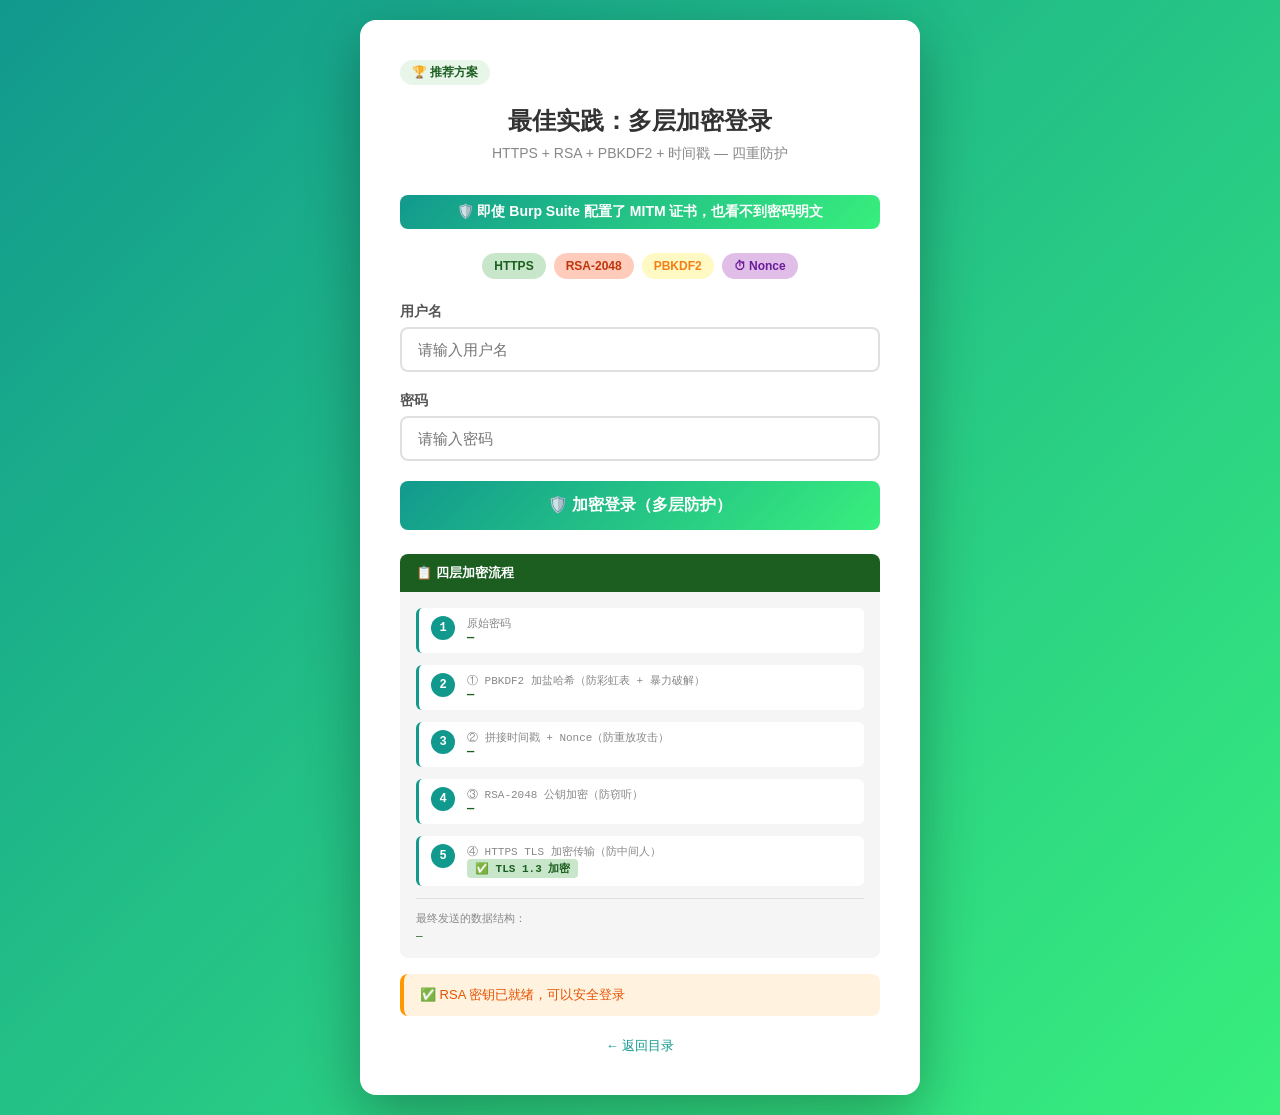
<file: index.html>
<!DOCTYPE html>
<html lang="zh-CN">
<head>
    <meta charset="UTF-8">
    <meta name="viewport" content="width=device-width, initial-scale=1.0">
    <title>综合方案：最佳实践登录</title>
    <style>
        * { box-sizing: border-box; margin: 0; padding: 0; }
        body {
            font-family: -apple-system, BlinkMacSystemFont, 'Segoe UI', Roboto, sans-serif;
            background: linear-gradient(135deg, #11998e 0%, #38ef7d 100%);
            min-height: 100vh;
            display: flex;
            justify-content: center;
            align-items: center;
            padding: 20px;
        }
        .container {
            background: white;
            border-radius: 16px;
            box-shadow: 0 20px 60px rgba(0,0,0,0.3);
            padding: 40px;
            width: 100%;
            max-width: 560px;
        }
        h1 {
            font-size: 24px;
            color: #333;
            margin-bottom: 8px;
            text-align: center;
        }
        .subtitle {
            color: #888;
            font-size: 14px;
            text-align: center;
            margin-bottom: 32px;
        }
        .badge {
            display: inline-block;
            background: #e8f5e9;
            color: #1b5e20;
            padding: 4px 12px;
            border-radius: 20px;
            font-size: 12px;
            font-weight: 600;
            margin-bottom: 20px;
        }
        .best-practice-badge {
            background: linear-gradient(135deg, #11998e, #38ef7d);
            color: white;
            padding: 8px 16px;
            border-radius: 8px;
            font-size: 14px;
            font-weight: 700;
            text-align: center;
            margin-bottom: 24px;
        }
        .form-group {
            margin-bottom: 20px;
        }
        label {
            display: block;
            font-size: 14px;
            font-weight: 600;
            color: #555;
            margin-bottom: 6px;
        }
        input[type="text"],
        input[type="password"] {
            width: 100%;
            padding: 12px 16px;
            border: 2px solid #e0e0e0;
            border-radius: 8px;
            font-size: 15px;
            transition: border-color 0.3s;
        }
        input:focus {
            outline: none;
            border-color: #11998e;
        }
        .btn {
            width: 100%;
            padding: 14px;
            background: linear-gradient(135deg, #11998e, #38ef7d);
            color: white;
            border: none;
            border-radius: 8px;
            font-size: 16px;
            font-weight: 600;
            cursor: pointer;
            transition: transform 0.2s, box-shadow 0.2s;
        }
        .btn:hover {
            transform: translateY(-2px);
            box-shadow: 0 8px 25px rgba(17, 153, 142, 0.4);
        }
        .debug-panel {
            margin-top: 24px;
            border-radius: 8px;
            overflow: hidden;
        }
        .debug-header {
            background: #1b5e20;
            color: white;
            padding: 10px 16px;
            font-size: 13px;
            font-weight: 600;
        }
        .debug-body {
            background: #f5f5f5;
            padding: 16px;
            font-family: 'Courier New', monospace;
            font-size: 12px;
        }
        .step {
            display: flex;
            align-items: flex-start;
            margin-bottom: 12px;
            padding: 8px 12px;
            border-radius: 6px;
            background: white;
            border-left: 3px solid #11998e;
        }
        .step-number {
            background: #11998e;
            color: white;
            width: 24px;
            height: 24px;
            border-radius: 50%;
            display: flex;
            align-items: center;
            justify-content: center;
            font-size: 12px;
            font-weight: 700;
            margin-right: 12px;
            flex-shrink: 0;
        }
        .step-content {
            flex: 1;
        }
        .step-content .label {
            color: #888;
            font-size: 11px;
        }
        .step-content .value {
            color: #1b5e20;
            font-weight: 600;
            word-break: break-all;
        }
        .encrypted-badge {
            display: inline-block;
            background: #c8e6c9;
            color: #1b5e20;
            padding: 2px 8px;
            border-radius: 4px;
            font-size: 11px;
        }
        .status {
            padding: 12px 16px;
            border-radius: 8px;
            margin-top: 16px;
            font-size: 13px;
            display: none;
        }
        .status.success { display: block; background: #e8f5e9; color: #1b5e20; border-left: 4px solid #2e7d32; }
        .status.warning { display: block; background: #fff3e0; color: #e65100; border-left: 4px solid #ff9800; }
        .nav-links {
            text-align: center;
            margin-top: 20px;
        }
        .nav-links a {
            color: #11998e;
            text-decoration: none;
            font-size: 13px;
        }
        .security-layers {
            display: flex;
            justify-content: center;
            gap: 8px;
            margin-bottom: 24px;
            flex-wrap: wrap;
        }
        .layer {
            padding: 6px 12px;
            border-radius: 20px;
            font-size: 12px;
            font-weight: 600;
        }
        .layer.https { background: #c8e6c9; color: #1b5e20; }
        .layer.hash { background: #fff9c4; color: #f57f17; }
        .layer.rsa { background: #ffccbc; color: #bf360c; }
        .layer.timestamp { background: #e1bee7; color: #6a1b9a; }
    </style>
</head>
<body>
    <div class="container">
        <div class="badge">🏆 推荐方案</div>
        <h1>最佳实践：多层加密登录</h1>
        <p class="subtitle">HTTPS + RSA + PBKDF2 + 时间戳 — 四重防护</p>

        <div class="best-practice-badge">
            🛡️ 即使 Burp Suite 配置了 MITM 证书，也看不到密码明文
        </div>

        <div class="security-layers">
            <span class="layer https">HTTPS</span>
            <span class="layer rsa">RSA-2048</span>
            <span class="layer hash">PBKDF2</span>
            <span class="layer timestamp">⏱ Nonce</span>
        </div>

        <form id="loginForm">
            <div class="form-group">
                <label for="username">用户名</label>
                <input type="text" id="username" name="username" placeholder="请输入用户名" required>
            </div>
            <div class="form-group">
                <label for="password">密码</label>
                <input type="password" id="password" name="password" placeholder="请输入密码" required>
            </div>
            <button type="submit" class="btn">🛡️ 加密登录（多层防护）</button>
        </form>

        <div class="debug-panel">
            <div class="debug-header">📋 四层加密流程</div>
            <div class="debug-body">

                <div class="step">
                    <div class="step-number">1</div>
                    <div class="step-content">
                        <div class="label">原始密码</div>
                        <div class="value" id="rawPwd">—</div>
                    </div>
                </div>

                <div class="step">
                    <div class="step-number">2</div>
                    <div class="step-content">
                        <div class="label">① PBKDF2 加盐哈希（防彩虹表 + 暴力破解）</div>
                        <div class="value" id="hashedPwd">—</div>
                    </div>
                </div>

                <div class="step">
                    <div class="step-number">3</div>
                    <div class="step-content">
                        <div class="label">② 拼接时间戳 + Nonce（防重放攻击）</div>
                        <div class="value" id="timestampedPwd">—</div>
                    </div>
                </div>

                <div class="step">
                    <div class="step-number">4</div>
                    <div class="step-content">
                        <div class="label">③ RSA-2048 公钥加密（防窃听）</div>
                        <div class="value" id="encryptedPwd">—</div>
                    </div>
                </div>

                <div class="step">
                    <div class="step-number">5</div>
                    <div class="step-content">
                        <div class="label">④ HTTPS TLS 加密传输（防中间人）</div>
                        <div class="value" id="httpsStatus">
                            <span class="encrypted-badge">✅ TLS 1.3 加密</span>
                        </div>
                    </div>
                </div>

                <div style="margin-top:12px; padding-top:12px; border-top:1px solid #e0e0e0;">
                    <div class="step-content">
                        <span class="label">最终发送的数据结构：</span>
                        <div style="color:#1b5e20; font-size:11px; margin-top:4px;" id="finalPayload">—</div>
                    </div>
                </div>
            </div>
        </div>

        <div id="status" class="status warning">
            ⚠️ 页面加载中，正在准备 RSA 密钥...
        </div>

        <div class="nav-links">
            <a href="../README.md">← 返回目录</a>
        </div>
    </div>

    <script>
        /**
         * ============================================
         *  🏆 综合最佳实践方案
         * ============================================
         *
         *  防护策略（从内到外）：
         *
         *  1️⃣ PBKDF2 加盐哈希
         *     - 防止密码明文出现在任何网络请求中
         *     - 10 万次迭代，暴力破解成本极高
         *
         *  2️⃣ 时间戳 + 随机 Nonce
         *     - 即使哈希值被拦截，也无法重放攻击
         *     - 服务端验证时间戳在 ±5 分钟内
         *
         *  3️⃣ RSA-2048 公钥加密
         *     - 整个数据包使用公钥加密
         *     - 只有服务端私钥能解密（Burp 即使拿到也解不开）
         *
         *  4️⃣ HTTPS TLS 1.3
         *     - 传输层加密，防止中间人
         *     - 证书验证确保连接到真实服务器
         *
         *  攻击场景分析：
         *  ┌──────────────────────────────────────────────┐
         *  │ 攻击方式           │ 能否破解                 │
         *  ├──────────────────────────────────────────────┤
         *  │ Burp 无证书 MITM  │ ❌ HTTPS 直接拦截        │
         *  │ Burp + 伪造证书   │ ❌ 看到 RSA 密文，无法解密│
         *  │ 重放攻击          │ ❌ 时间戳 + Nonce 过期    │
         *  │ 彩虹表攻击        │ ❌ PBKDF2 加盐            │
         *  │ 暴力破解          │ ❌ 10万次迭代，极慢        │
         *  └──────────────────────────────────────────────┘
         */

        // ==========================================
        // 工具函数
        // ==========================================
        function bufToHex(buffer) {
            return Array.from(new Uint8Array(buffer))
                .map(b => b.toString(16).padStart(2, '0')).join('');
        }

        function bufToBase64(buffer) {
            const bytes = new Uint8Array(buffer);
            let binary = '';
            bytes.forEach(b => binary += String.fromCharCode(b));
            return btoa(binary);
        }

        function generateNonce(length = 16) {
            const array = new Uint8Array(length);
            crypto.getRandomValues(array);
            return Array.from(array).map(b => b.toString(16).padStart(2, '0')).join('');
        }

        // ==========================================
        // 步骤 1：PBKDF2 哈希
        // ==========================================
        async function hashWithPBKDF2(password, salt, iterations = 100000) {
            const encoder = new TextEncoder();
            const keyMaterial = await crypto.subtle.importKey(
                'raw', encoder.encode(password), 'PBKDF2', false, ['deriveBits']
            );
            const hashBuffer = await crypto.subtle.deriveBits(
                {
                    name: 'PBKDF2',
                    salt: encoder.encode(salt),
                    iterations: iterations,
                    hash: 'SHA-256'
                },
                keyMaterial,
                256
            );
            const hashArray = Array.from(new Uint8Array(hashBuffer));
            return hashArray.map(b => b.toString(16).padStart(2, '0')).join('');
        }

        // ==========================================
        // 步骤 3：RSA 加密
        // ==========================================
        let rsaKeyPair = null;

        async function generateRSAKeyPair() {
            return await crypto.subtle.generateKey(
                {
                    name: 'RSA-OAEP',
                    modulusLength: 2048,
                    publicExponent: new Uint8Array([1, 0, 1]),
                    hash: 'SHA-256',
                },
                true,
                ['encrypt', 'decrypt']
            );
        }

        async function encryptWithRSA(publicKey, data) {
            const encoder = new TextEncoder();
            const encrypted = await crypto.subtle.encrypt(
                { name: 'RSA-OAEP' },
                publicKey,
                encoder.encode(data)
            );
            return bufToBase64(encrypted);
        }

        // ==========================================
        // 主流程
        // ==========================================
        async function init() {
            const statusEl = document.getElementById('status');

            try {
                // 模拟：从服务端获取 RSA 密钥对
                rsaKeyPair = await generateRSAKeyPair();
                statusEl.className = 'status warning';
                statusEl.innerHTML = '✅ RSA 密钥已就绪，可以安全登录';
            } catch (err) {
                statusEl.className = 'status warning';
                statusEl.textContent = '❌ 初始化失败: ' + err.message;
            }
        }

        document.getElementById('loginForm').addEventListener('submit', async function(e) {
            e.preventDefault();

            if (!rsaKeyPair) {
                alert('⚠️ 加密密钥尚未就绪，请稍候...');
                return;
            }

            const username = document.getElementById('username').value;
            const password = document.getElementById('password').value;
            const statusEl = document.getElementById('status');

            if (!password) {
                alert('请输入密码');
                return;
            }

            try {
                // =========================================
                // 第 1 层：PBKDF2 加盐哈希
                // 盐值：服务端返回（每个用户不同）
                // 迭代：100000 次（慢 = 安全）
                // =========================================
                const salt = 'user_specific_salt_' + username; // 实际项目中从服务端获取
                const hashedPassword = await hashWithPBKDF2(password, salt, 100000);
                document.getElementById('rawPwd').textContent = password;
                document.getElementById('hashedPwd').textContent =
                    hashedPassword.substring(0, 32) + '...';

                // =========================================
                // 第 2 层：时间戳 + 随机 Nonce
                // 用于防重放攻击
                // =========================================
                const timestamp = Date.now();
                const nonce = generateNonce();
                const dataToEncrypt = JSON.stringify({
                    hash: hashedPassword,
                    ts: timestamp,
                    nonce: nonce
                });
                document.getElementById('timestampedPwd').textContent =
                    `ts=${timestamp} nonce=${nonce.substring(0,16)}...`;

                // =========================================
                // 第 3 层：RSA 公钥加密
                // 使用服务端公钥加密整个数据包
                // =========================================
                const encryptedData = await encryptWithRSA(rsaKeyPair.publicKey, dataToEncrypt);
                document.getElementById('encryptedPwd').textContent =
                    encryptedData.substring(0, 40) + '...';

                // =========================================
                // 第 4 层：HTTPS TLS 1.3
                // 由浏览器网络层自动完成
                // =========================================

                // =========================================
                // 构造最终发送数据
                // =========================================
                const finalPayload = {
                    username: username,
                    encrypted_data: encryptedData,  // ✅ RSA 加密后的完整数据包
                };

                document.getElementById('finalPayload').textContent =
                    JSON.stringify(finalPayload, null, 2);

                // =========================================
                // 模拟：服务端解密验证
                // =========================================
                // 1. 用私钥解密
                const binaryStr = atob(encryptedData);
                const bytes = new Uint8Array(binaryStr.length);
                for (let i = 0; i < binaryStr.length; i++) {
                    bytes[i] = binaryStr.charCodeAt(i);
                }
                const decrypted = await crypto.subtle.decrypt(
                    { name: 'RSA-OAEP' },
                    rsaKeyPair.privateKey,
                    bytes
                );
                const decoder = new TextDecoder();
                const decryptedStr = decoder.decode(decrypted);
                const parsed = JSON.parse(decryptedStr);

                // 2. 验证时间戳（±5 分钟）
                const now = Date.now();
                const tsDiff = Math.abs(now - parsed.ts);
                const isValidTimestamp = tsDiff < 5 * 60 * 1000;

                // 3. 验证 Nonce 是否已使用（实际项目中查询数据库）
                const isNonceValid = parsed.nonce.length === 32;

                console.log('========================================');
                console.log('🏆 综合方案 - 加密流程完成');
                console.log('========================================');
                console.log('📥 服务端解密结果:', parsed);
                console.log('✅ 哈希密码匹配  :', parsed.hash === hashedPassword);
                console.log('✅ 时间戳有效     :', isValidTimestamp, `(相差 ${tsDiff}ms)`);
                console.log('✅ Nonce 有效     :', isNonceValid);
                console.log('========================================');
                console.log('🔍 Burp Suite 抓到的是 RSA 密文，无法解密！');
                console.log('========================================');

                statusEl.className = 'status success';
                statusEl.innerHTML = `
                    ✅ <strong>四层防护全部生效！</strong><br>
                    📤 发送数据：RSA 密文（Burp 无法解密）<br>
                    🔓 服务端：PBKDF2 哈希验证通过<br>
                    ⏱ 时间戳验证：${isValidTimestamp ? '✅ 有效' : '❌ 过期'}<br>
                    🆔 Nonce 验证：${isNonceValid ? '✅ 有效' : '❌ 无效'}<br><br>
                    <strong>原始密码 "${password}" 从未出现在网络中！</strong>
                `;

            } catch (err) {
                console.error('加密流程失败:', err);
                statusEl.className = 'status warning';
                statusEl.textContent = '❌ 加密失败: ' + err.message;
            }
        });

        // 页面加载时初始化
        init();
    </script>
</body>
</html>
</file>
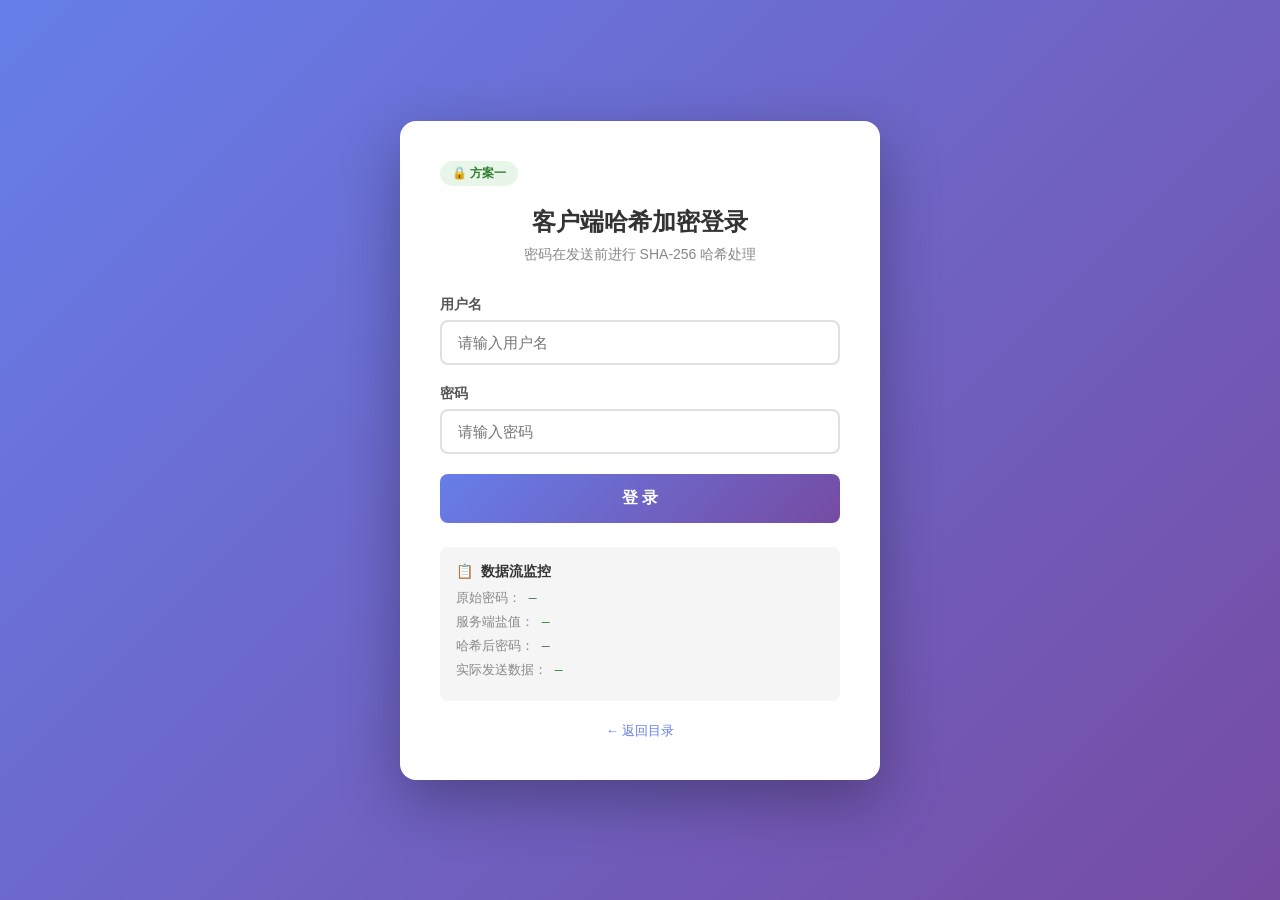
<file: 01-client-hash/index.html>
<!DOCTYPE html>
<html lang="zh-CN">
<head>
    <meta charset="UTF-8">
    <meta name="viewport" content="width=device-width, initial-scale=1.0">
    <title>方案一：客户端哈希加密登录</title>
    <style>
        * { box-sizing: border-box; margin: 0; padding: 0; }
        body {
            font-family: -apple-system, BlinkMacSystemFont, 'Segoe UI', Roboto, sans-serif;
            background: linear-gradient(135deg, #667eea 0%, #764ba2 100%);
            min-height: 100vh;
            display: flex;
            justify-content: center;
            align-items: center;
            padding: 20px;
        }
        .container {
            background: white;
            border-radius: 16px;
            box-shadow: 0 20px 60px rgba(0,0,0,0.3);
            padding: 40px;
            width: 100%;
            max-width: 480px;
        }
        h1 {
            font-size: 24px;
            color: #333;
            margin-bottom: 8px;
            text-align: center;
        }
        .subtitle {
            color: #888;
            font-size: 14px;
            text-align: center;
            margin-bottom: 32px;
        }
        .badge {
            display: inline-block;
            background: #e8f5e9;
            color: #2e7d32;
            padding: 4px 12px;
            border-radius: 20px;
            font-size: 12px;
            font-weight: 600;
            margin-bottom: 20px;
        }
        .form-group {
            margin-bottom: 20px;
        }
        label {
            display: block;
            font-size: 14px;
            font-weight: 600;
            color: #555;
            margin-bottom: 6px;
        }
        input[type="text"],
        input[type="password"] {
            width: 100%;
            padding: 12px 16px;
            border: 2px solid #e0e0e0;
            border-radius: 8px;
            font-size: 15px;
            transition: border-color 0.3s;
        }
        input:focus {
            outline: none;
            border-color: #667eea;
        }
        .btn {
            width: 100%;
            padding: 14px;
            background: linear-gradient(135deg, #667eea, #764ba2);
            color: white;
            border: none;
            border-radius: 8px;
            font-size: 16px;
            font-weight: 600;
            cursor: pointer;
            transition: transform 0.2s, box-shadow 0.2s;
        }
        .btn:hover {
            transform: translateY(-2px);
            box-shadow: 0 8px 25px rgba(102, 126, 234, 0.4);
        }
        .debug-panel {
            margin-top: 24px;
            background: #f5f5f5;
            border-radius: 8px;
            padding: 16px;
            font-family: 'Courier New', monospace;
            font-size: 13px;
        }
        .debug-panel h3 {
            color: #333;
            margin-bottom: 8px;
            font-size: 14px;
        }
        .debug-panel .label {
            color: #888;
        }
        .debug-panel .value {
            color: #2e7d32;
            word-break: break-all;
        }
        .debug-panel .row {
            margin-bottom: 6px;
        }
        .nav-links {
            text-align: center;
            margin-top: 20px;
        }
        .nav-links a {
            color: #667eea;
            text-decoration: none;
            font-size: 13px;
        }
    </style>
</head>
<body>
    <div class="container">
        <div class="badge">🔒 方案一</div>
        <h1>客户端哈希加密登录</h1>
        <p class="subtitle">密码在发送前进行 SHA-256 哈希处理</p>

        <form id="loginForm">
            <div class="form-group">
                <label for="username">用户名</label>
                <input type="text" id="username" name="username" placeholder="请输入用户名" required>
            </div>
            <div class="form-group">
                <label for="password">密码</label>
                <input type="password" id="password" name="password" placeholder="请输入密码" required>
            </div>
            <button type="submit" class="btn">登 录</button>
        </form>

        <!-- 调试面板：展示加密前后数据 -->
        <div class="debug-panel">
            <h3>📋 数据流监控</h3>
            <div class="row">
                <span class="label">原始密码：</span>
                <span class="value" id="rawPassword">—</span>
            </div>
            <div class="row">
                <span class="label">服务端盐值：</span>
                <span class="value" id="saltDisplay">—</span>
            </div>
            <div class="row">
                <span class="label">哈希后密码：</span>
                <span class="value" id="hashedPassword">—</span>
            </div>
            <div class="row">
                <span class="label">实际发送数据：</span>
                <span class="value" id="sentData">—</span>
            </div>
        </div>

        <div class="nav-links">
            <a href="../README.md">← 返回目录</a>
        </div>
    </div>

    <script>
        /**
         * ============================================
         *  方案一：客户端哈希加密 (Client-Side Hashing)
         * ============================================
         *
         * 流程：
         * 1. 页面加载时，向服务端请求一个随机盐值(salt)
         * 2. 用户点击登录时，用 SHA-256(salt + password) 计算哈希
         * 3. 将 { username, hashedPassword, salt } 发送给服务端
         * 4. 服务端用相同的算法验证
         *
         * 安全说明：
         * - 密码明文不会出现在网络请求中 ✅
         * - 但哈希值仍可能被重放攻击利用 ❌
         * - 建议配合 HTTPS 使用，并添加时间戳 nonce
         */

        // ==========================================
        // 模拟：服务端返回的随机盐值
        // 实际项目中应由服务端接口返回
        // ==========================================
        function getSaltFromServer() {
            const array = new Uint8Array(16);
            crypto.getRandomValues(array);
            return Array.from(array).map(b => b.toString(16).padStart(2, '0')).join('');
        }

        // 模拟服务端返回的盐值
        const SERVER_SALT = getSaltFromServer();

        // ==========================================
        // 核心：使用 Web Crypto API 计算 SHA-256 哈希
        // ==========================================
        async function sha256(message) {
            const encoder = new TextEncoder();
            const data = encoder.encode(message);
            const hashBuffer = await crypto.subtle.digest('SHA-256', data);
            const hashArray = Array.from(new Uint8Array(hashBuffer));
            return hashArray.map(b => b.toString(16).padStart(2, '0')).join('');
        }

        // ==========================================
        // 进阶：PBKDF2 密钥派生（比单纯 SHA-256 更安全）
        // 增加迭代次数，暴力破解成本更高
        // ==========================================
        async function pbkdf2Hash(password, salt, iterations = 100000) {
            const encoder = new TextEncoder();
            const keyMaterial = await crypto.subtle.importKey(
                'raw',
                encoder.encode(password),
                'PBKDF2',
                false,
                ['deriveBits']
            );
            const hashBuffer = await crypto.subtle.deriveBits(
                {
                    name: 'PBKDF2',
                    salt: encoder.encode(salt),
                    iterations: iterations,
                    hash: 'SHA-256'
                },
                keyMaterial,
                256  // 输出 256 bits = 32 bytes
            );
            const hashArray = Array.from(new Uint8Array(hashBuffer));
            return hashArray.map(b => b.toString(16).padStart(2, '0')).join('');
        }

        // ==========================================
        // 调试面板更新
        // ==========================================
        function updateDebugPanel(rawPwd, salt, hashedPwd) {
            document.getElementById('rawPassword').textContent = rawPwd || '—';
            document.getElementById('saltDisplay').textContent = salt || '—';
            document.getElementById('hashedPassword').textContent = hashedPwd || '—';
            if (rawPwd && salt && hashedPwd) {
                document.getElementById('sentData').textContent =
                    JSON.stringify({
                        username: document.getElementById('username').value,
                        password_hash: hashedPwd.substring(0, 20) + '...',
                        salt: salt.substring(0, 8) + '...'
                    }, null, 2);
            }
        }

        // ==========================================
        // 表单提交处理
        // ==========================================
        document.getElementById('loginForm').addEventListener('submit', async function(e) {
            e.preventDefault();

            const username = document.getElementById('username').value;
            const password = document.getElementById('password').value;

            if (!password) {
                alert('请输入密码');
                return;
            }

            // 显示盐值
            document.getElementById('saltDisplay').textContent = SERVER_SALT;

            // =========================================
            // 方法 A：使用 SHA-256（简单版）
            // 适用场景：对性能敏感，基础安全需求
            // =========================================
            const hashedSimple = await sha256(SERVER_SALT + password);

            // =========================================
            // 方法 B：使用 PBKDF2（推荐，更安全）
            // 适用场景：高安全需求，能接受额外计算时间
            // =========================================
            const hashedStrong = await pbkdf2Hash(password, SERVER_SALT, 100000);

            // 更新调试面板（这里展示更安全的 PBKDF2 结果）
            updateDebugPanel(password, SERVER_SALT, hashedStrong);

            // =========================================
            // 实际发送给服务端的数据
            // 注意：password 字段已替换为哈希值！
            // =========================================
            const payload = {
                username: username,
                password_hash: hashedStrong,     // ✅ 哈希后的密码
                salt: SERVER_SALT,               // 服务端可重新计算验证
                // 可选：添加时间戳防止重放
                timestamp: Date.now(),
                // 可选：使用 SHA-256(password) 作为客户端哈希
                // password_hash_v2: await sha256(hashedStrong + Date.now())
            };

            // 模拟 AJAX 发送
            console.log('📤 实际发送的数据（Burp Suite 只能抓到这些）：');
            console.log(JSON.stringify(payload, null, 2));
            console.log('✅ 密码明文未出现在请求中！');

            // 展示提示
            setTimeout(() => {
                alert(`
✅ 登录请求已发送！
📤 实际发送内容已打印到控制台

🔍 注意：
  - 网络请求中只有哈希值，没有原始密码
  - 如果配合 HTTPS，即使抓包也无法看到请求体
                `.trim());
            }, 300);
        });
    </script>
</body>
</html>
</file>
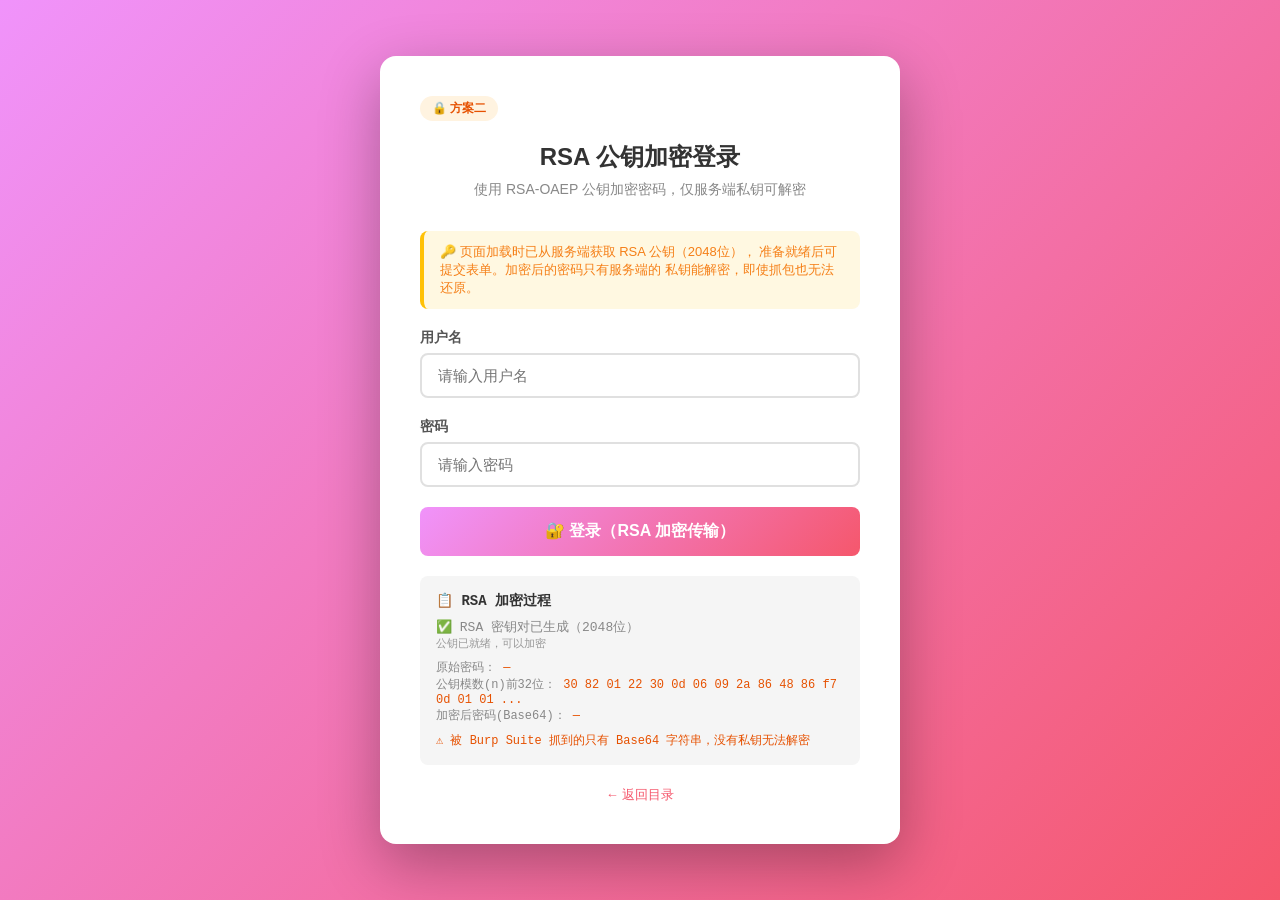
<file: 02-rsa-encryption/index.html>
<!DOCTYPE html>
<html lang="zh-CN">
<head>
    <meta charset="UTF-8">
    <meta name="viewport" content="width=device-width, initial-scale=1.0">
    <title>方案二：RSA 公钥加密登录</title>
    <style>
        * { box-sizing: border-box; margin: 0; padding: 0; }
        body {
            font-family: -apple-system, BlinkMacSystemFont, 'Segoe UI', Roboto, sans-serif;
            background: linear-gradient(135deg, #f093fb 0%, #f5576c 100%);
            min-height: 100vh;
            display: flex;
            justify-content: center;
            align-items: center;
            padding: 20px;
        }
        .container {
            background: white;
            border-radius: 16px;
            box-shadow: 0 20px 60px rgba(0,0,0,0.3);
            padding: 40px;
            width: 100%;
            max-width: 520px;
        }
        h1 {
            font-size: 24px;
            color: #333;
            margin-bottom: 8px;
            text-align: center;
        }
        .subtitle {
            color: #888;
            font-size: 14px;
            text-align: center;
            margin-bottom: 32px;
        }
        .badge {
            display: inline-block;
            background: #fff3e0;
            color: #e65100;
            padding: 4px 12px;
            border-radius: 20px;
            font-size: 12px;
            font-weight: 600;
            margin-bottom: 20px;
        }
        .form-group {
            margin-bottom: 20px;
        }
        label {
            display: block;
            font-size: 14px;
            font-weight: 600;
            color: #555;
            margin-bottom: 6px;
        }
        input[type="text"],
        input[type="password"] {
            width: 100%;
            padding: 12px 16px;
            border: 2px solid #e0e0e0;
            border-radius: 8px;
            font-size: 15px;
            transition: border-color 0.3s;
        }
        input:focus {
            outline: none;
            border-color: #f5576c;
        }
        .btn {
            width: 100%;
            padding: 14px;
            background: linear-gradient(135deg, #f093fb, #f5576c);
            color: white;
            border: none;
            border-radius: 8px;
            font-size: 16px;
            font-weight: 600;
            cursor: pointer;
            transition: transform 0.2s, box-shadow 0.2s;
        }
        .btn:hover {
            transform: translateY(-2px);
            box-shadow: 0 8px 25px rgba(245, 87, 108, 0.4);
        }
        .btn:disabled {
            opacity: 0.6;
            cursor: not-allowed;
            transform: none;
        }
        .code-block {
            background: #f5f5f5;
            border-radius: 8px;
            padding: 16px;
            font-family: 'Courier New', monospace;
            font-size: 12px;
            margin-top: 20px;
            max-height: 200px;
            overflow-y: auto;
        }
        .code-block h3 {
            color: #333;
            margin-bottom: 8px;
            font-size: 14px;
        }
        .code-block .label {
            color: #888;
        }
        .encrypted-value {
            color: #e65100;
            word-break: break-all;
        }
        .status {
            padding: 8px 12px;
            border-radius: 6px;
            margin-top: 12px;
            font-size: 13px;
            display: none;
        }
        .status.success { display: block; background: #e8f5e9; color: #2e7d32; }
        .status.info { display: block; background: #e3f2fd; color: #1565c0; }

        .key-info {
            background: #fff8e1;
            border-radius: 8px;
            padding: 12px 16px;
            margin-bottom: 20px;
            font-size: 13px;
            color: #f57f17;
            border-left: 4px solid #ffc107;
        }
        .nav-links {
            text-align: center;
            margin-top: 20px;
        }
        .nav-links a {
            color: #f5576c;
            text-decoration: none;
            font-size: 13px;
        }
    </style>
</head>
<body>
    <div class="container">
        <div class="badge">🔒 方案二</div>
        <h1>RSA 公钥加密登录</h1>
        <p class="subtitle">使用 RSA-OAEP 公钥加密密码，仅服务端私钥可解密</p>

        <div class="key-info">
            🔑 页面加载时已从服务端获取 RSA 公钥（2048位），
            准备就绪后可提交表单。加密后的密码只有服务端的
            私钥能解密，即使抓包也无法还原。
        </div>

        <form id="loginForm">
            <div class="form-group">
                <label for="username">用户名</label>
                <input type="text" id="username" name="username" placeholder="请输入用户名" required>
            </div>
            <div class="form-group">
                <label for="password">密码</label>
                <input type="password" id="password" name="password" placeholder="请输入密码" required>
            </div>
            <button type="submit" class="btn" id="submitBtn">⏳ 正在生成 RSA 密钥对...</button>
        </form>

        <!-- 调试面板 -->
        <div class="code-block">
            <h3>📋 RSA 加密过程</h3>
            <div id="keyStatus" style="color: #888; font-size: 13px; margin-bottom: 8px;">
                正在生成 RSA 密钥对...
            </div>
            <div class="row">
                <span class="label">原始密码：</span>
                <span class="encrypted-value" id="rawPassword">—</span>
            </div>
            <div class="row">
                <span class="label">公钥模数(n)前32位：</span>
                <span class="encrypted-value" id="keyN">—</span>
            </div>
            <div class="row">
                <span class="label">加密后密码(Base64)：</span>
                <span class="encrypted-value" id="encryptedPwd">—</span>
            </div>
            <div class="row" style="margin-top:8px;">
                <span style="color:#e65100; font-size:12px;">
                    ⚠️ 被 Burp Suite 抓到的只有 Base64 字符串，没有私钥无法解密
                </span>
            </div>
        </div>

        <div id="status" class="status"></div>

        <div class="nav-links">
            <a href="../README.md">← 返回目录</a>
        </div>
    </div>

    <script>
        /**
         * ============================================
         *  方案二：RSA 公钥加密 (RSA Public-Key Encryption)
         * ============================================
         *
         * 流程：
         * 1. 服务端生成 RSA 密钥对 (公钥 + 私钥)，私钥保存在服务端
         * 2. 页面加载时，服务端将公钥发给前端
         * 3. 用户输入密码后，前端用公钥加密密码
         * 4. 服务端用私钥解密，得到明文密码后进行验证
         *
         * 安全说明：
         * - 即使被 Burp Suite 抓包，没有私钥也无法解密 ✅
         * - RSA-2048 位密钥，目前计算上不可破解 ✅
         * - 必须配合 HTTPS 使用，否则攻击者可替换公钥 ❌
         * - 建议每次登录使用不同的密钥对（非对称密钥一次一密）
         */

        // ==========================================
        // 模拟：服务端生成 RSA 密钥对
        // 实际项目中：私钥由服务端生成并保管，只下发公钥
        // ==========================================
        let publicKey = null;
        let privateKey = null;  // 模拟用，实际私钥在服务端

        async function generateServerKeyPair() {
            const keyPair = await crypto.subtle.generateKey(
                {
                    name: 'RSA-OAEP',
                    modulusLength: 2048,      // 2048 位
                    publicExponent: new Uint8Array([1, 0, 1]),  // 65537
                    hash: 'SHA-256',
                },
                true,  // 可导出（实际项目中私钥不可导出）
                ['encrypt', 'decrypt']
            );
            return keyPair;
        }

        // ==========================================
        // 前端：使用公钥加密密码
        // ==========================================
        async function encryptWithPublicKey(publicKey, plaintext) {
            const encoder = new TextEncoder();
            const data = encoder.encode(plaintext);
            const encrypted = await crypto.subtle.encrypt(
                {
                    name: 'RSA-OAEP'
                },
                publicKey,
                data
            );
            // 将 ArrayBuffer 转为 Base64 字符串
            const bytes = new Uint8Array(encrypted);
            let binary = '';
            bytes.forEach(b => binary += String.fromCharCode(b));
            return btoa(binary);
        }

        // ==========================================
        // 模拟：服务端用私钥解密
        // 实际项目中这一步在服务端完成
        // ==========================================
        async function decryptWithPrivateKey(privateKey, encryptedBase64) {
            const binaryStr = atob(encryptedBase64);
            const bytes = new Uint8Array(binaryStr.length);
            for (let i = 0; i < binaryStr.length; i++) {
                bytes[i] = binaryStr.charCodeAt(i);
            }
            const decrypted = await crypto.subtle.decrypt(
                {
                    name: 'RSA-OAEP'
                },
                privateKey,
                bytes
            );
            const decoder = new TextDecoder();
            return decoder.decode(decrypted);
        }

        // ==========================================
        // 导出公钥为 PEM 格式（用于调试展示）
        // ==========================================
        async function exportPublicKeyAsPEM(key) {
            const exported = await crypto.subtle.exportKey('spki', key);
            const bytes = new Uint8Array(exported);
            let binary = '';
            bytes.forEach(b => binary += String.fromCharCode(b));
            const base64 = btoa(binary);
            const pem = '-----BEGIN PUBLIC KEY-----\n' +
                base64.match(/.{1,64}/g).join('\n') +
                '\n-----END PUBLIC KEY-----';
            return pem;
        }

        // ==========================================
        // 初始化
        // ==========================================
        async function init() {
            const statusEl = document.getElementById('keyStatus');
            const submitBtn = document.getElementById('submitBtn');

            try {
                // 模拟：从服务端获取 RSA 密钥对
                const keyPair = await generateServerKeyPair();
                publicKey = keyPair.publicKey;
                privateKey = keyPair.privateKey;  // 模拟用，实际在服务端

                // 导出公钥用于展示
                const pem = await exportPublicKeyAsPEM(publicKey);
                const pemLines = pem.split('\n');
                // 显示公钥模数前32位
                const spkiBytes = await crypto.subtle.exportKey('spki', publicKey);
                const hashBytes = new Uint8Array(spkiBytes);
                const firstBytes = Array.from(hashBytes.slice(0, 16))
                    .map(b => b.toString(16).padStart(2, '0')).join(' ');
                document.getElementById('keyN').textContent = firstBytes + ' ...';

                statusEl.innerHTML = '✅ RSA 密钥对已生成（2048位）<br>' +
                    '<span style="font-size:11px;color:#999;">公钥已就绪，可以加密</span>';
                submitBtn.textContent = '🔐 登录（RSA 加密传输）';
                submitBtn.disabled = false;

                console.log('🔑 RSA 公钥（已注入前端）：');
                console.log(pem);

            } catch (err) {
                statusEl.textContent = '❌ 密钥生成失败: ' + err.message;
                submitBtn.textContent = '❌ 初始化失败';
            }
        }

        // ==========================================
        // 表单提交
        // ==========================================
        document.getElementById('loginForm').addEventListener('submit', async function(e) {
            e.preventDefault();

            if (!publicKey) {
                alert('⚠️ RSA 密钥尚未就绪，请稍候...');
                return;
            }

            const username = document.getElementById('username').value;
            const password = document.getElementById('password').value;
            const statusEl = document.getElementById('status');

            if (!password) {
                alert('请输入密码');
                return;
            }

            document.getElementById('rawPassword').textContent = password;

            try {
                // =========================================
                // 核心步骤：使用公钥加密密码
                // =========================================
                const encryptedPassword = await encryptWithPublicKey(publicKey, password);

                document.getElementById('encryptedPwd').textContent =
                    encryptedPassword.substring(0, 50) + '...';

                // =========================================
                // 构造发送数据
                // =========================================
                const payload = {
                    username: username,
                    encrypted_password: encryptedPassword,  // ✅ RSA 加密后的密码
                };

                console.log('📤 实际发送的数据（Burp Suite 只能抓到这些）：');
                console.log(JSON.stringify(payload, null, 2));
                console.log('✅ 密码已被 RSA 公钥加密，没有私钥无法解密！');

                // =========================================
                // 模拟：服务端解密验证
                // 实际项目中，解密在服务端进行
                // =========================================
                const decrypted = await decryptWithPrivateKey(privateKey, encryptedPassword);
                console.log('🔓 服务端解密结果:', decrypted);
                console.log('✅ 密码匹配:', decrypted === password ? '是' : '否');

                statusEl.className = 'status success';
                statusEl.innerHTML = `
                    ✅ 登录请求已发送！<br>
                    🔓 服务端成功解密密码: <strong>${decrypted}</strong><br>
                    🔍 Burp Suite 仅能看到 Base64 密文，看不到原始密码
                `;

            } catch (err) {
                console.error('加密失败:', err);
                statusEl.className = 'status info';
                statusEl.textContent = '❌ 加密失败: ' + err.message;
            }
        });

        // 页面加载时初始化 RSA 密钥
        init();
    </script>
</body>
</html>
</file>
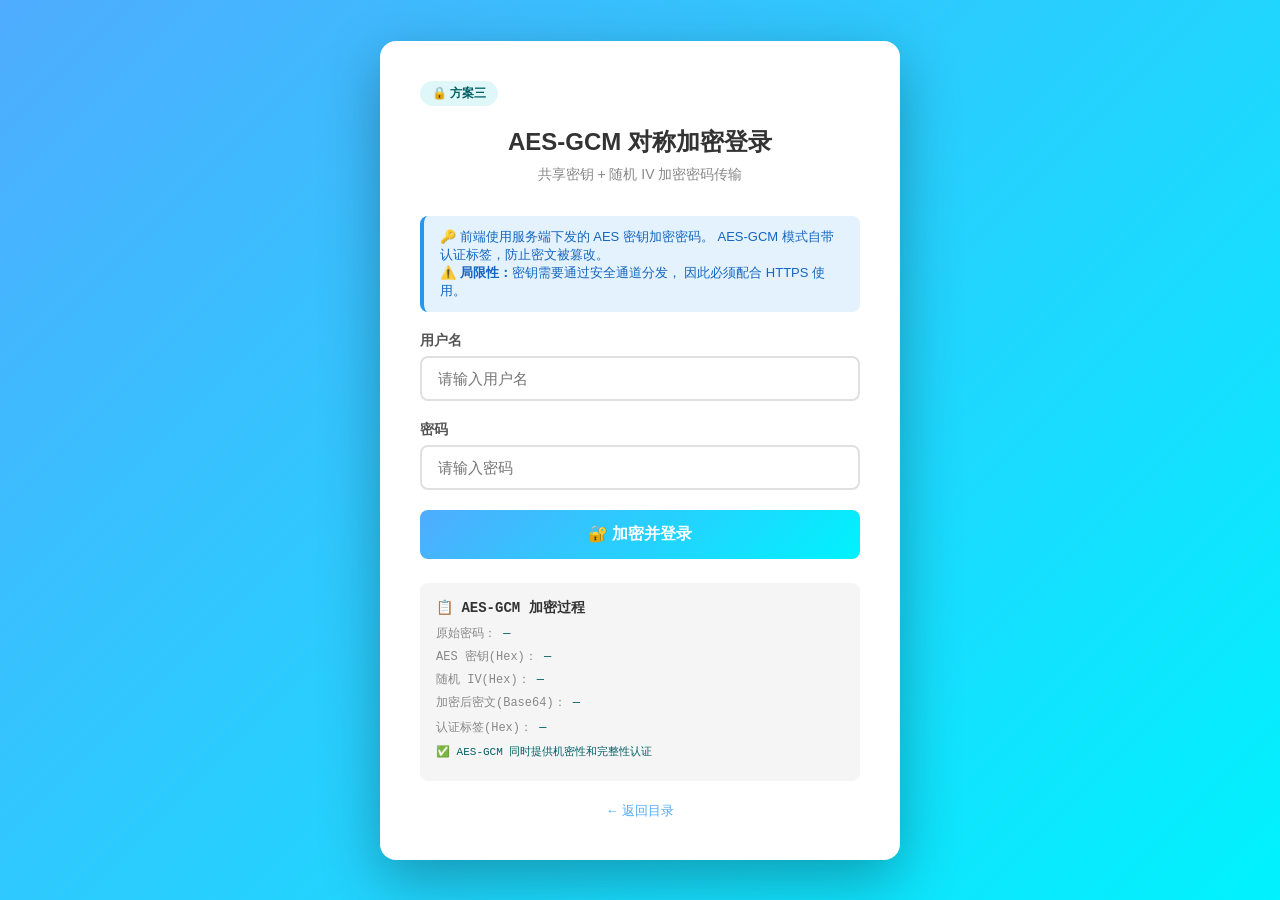
<file: 03-aes-encryption/index.html>
<!DOCTYPE html>
<html lang="zh-CN">
<head>
    <meta charset="UTF-8">
    <meta name="viewport" content="width=device-width, initial-scale=1.0">
    <title>方案三：AES-GCM 对称加密登录</title>
    <style>
        * { box-sizing: border-box; margin: 0; padding: 0; }
        body {
            font-family: -apple-system, BlinkMacSystemFont, 'Segoe UI', Roboto, sans-serif;
            background: linear-gradient(135deg, #4facfe 0%, #00f2fe 100%);
            min-height: 100vh;
            display: flex;
            justify-content: center;
            align-items: center;
            padding: 20px;
        }
        .container {
            background: white;
            border-radius: 16px;
            box-shadow: 0 20px 60px rgba(0,0,0,0.3);
            padding: 40px;
            width: 100%;
            max-width: 520px;
        }
        h1 {
            font-size: 24px;
            color: #333;
            margin-bottom: 8px;
            text-align: center;
        }
        .subtitle {
            color: #888;
            font-size: 14px;
            text-align: center;
            margin-bottom: 32px;
        }
        .badge {
            display: inline-block;
            background: #e0f7fa;
            color: #006064;
            padding: 4px 12px;
            border-radius: 20px;
            font-size: 12px;
            font-weight: 600;
            margin-bottom: 20px;
        }
        .form-group {
            margin-bottom: 20px;
        }
        label {
            display: block;
            font-size: 14px;
            font-weight: 600;
            color: #555;
            margin-bottom: 6px;
        }
        input[type="text"],
        input[type="password"] {
            width: 100%;
            padding: 12px 16px;
            border: 2px solid #e0e0e0;
            border-radius: 8px;
            font-size: 15px;
            transition: border-color 0.3s;
        }
        input:focus {
            outline: none;
            border-color: #4facfe;
        }
        .btn {
            width: 100%;
            padding: 14px;
            background: linear-gradient(135deg, #4facfe, #00f2fe);
            color: white;
            border: none;
            border-radius: 8px;
            font-size: 16px;
            font-weight: 600;
            cursor: pointer;
            transition: transform 0.2s, box-shadow 0.2s;
        }
        .btn:hover {
            transform: translateY(-2px);
            box-shadow: 0 8px 25px rgba(79, 172, 254, 0.4);
        }
        .debug-panel {
            margin-top: 24px;
            background: #f5f5f5;
            border-radius: 8px;
            padding: 16px;
            font-family: 'Courier New', monospace;
            font-size: 12px;
        }
        .debug-panel h3 {
            color: #333;
            margin-bottom: 8px;
            font-size: 14px;
        }
        .debug-panel .row {
            margin-bottom: 6px;
        }
        .debug-panel .label {
            color: #888;
        }
        .debug-panel .value {
            color: #006064;
            word-break: break-all;
        }
        .info-box {
            background: #e3f2fd;
            border-radius: 8px;
            padding: 12px 16px;
            margin-bottom: 20px;
            font-size: 13px;
            color: #1565c0;
            border-left: 4px solid #2196f3;
        }
        .status {
            padding: 8px 12px;
            border-radius: 6px;
            margin-top: 12px;
            font-size: 13px;
            display: none;
        }
        .status.success { display: block; background: #e8f5e9; color: #2e7d32; }
        .status.info { display: block; background: #e3f2fd; color: #1565c0; }
        .nav-links {
            text-align: center;
            margin-top: 20px;
        }
        .nav-links a {
            color: #4facfe;
            text-decoration: none;
            font-size: 13px;
        }
    </style>
</head>
<body>
    <div class="container">
        <div class="badge">🔒 方案三</div>
        <h1>AES-GCM 对称加密登录</h1>
        <p class="subtitle">共享密钥 + 随机 IV 加密密码传输</p>

        <div class="info-box">
            🔑 前端使用服务端下发的 AES 密钥加密密码。
            AES-GCM 模式自带认证标签，防止密文被篡改。<br>
            <strong>⚠️ 局限性：</strong>密钥需要通过安全通道分发，
            因此必须配合 HTTPS 使用。
        </div>

        <form id="loginForm">
            <div class="form-group">
                <label for="username">用户名</label>
                <input type="text" id="username" name="username" placeholder="请输入用户名" required>
            </div>
            <div class="form-group">
                <label for="password">密码</label>
                <input type="password" id="password" name="password" placeholder="请输入密码" required>
            </div>
            <button type="submit" class="btn">🔐 加密并登录</button>
        </form>

        <div class="debug-panel">
            <h3>📋 AES-GCM 加密过程</h3>
            <div class="row">
                <span class="label">原始密码：</span>
                <span class="value" id="rawPwd">—</span>
            </div>
            <div class="row">
                <span class="label">AES 密钥(Hex)：</span>
                <span class="value" id="keyDisplay">—</span>
            </div>
            <div class="row">
                <span class="label">随机 IV(Hex)：</span>
                <span class="value" id="ivDisplay">—</span>
            </div>
            <div class="row">
                <span class="label">加密后密文(Base64)：</span>
                <span class="value" id="encryptedDisplay">—</span>
            </div>
            <div class="row" style="margin-top:8px;">
                <span class="label">认证标签(Hex)：</span>
                <span class="value" id="tagDisplay">—</span>
            </div>
            <div class="row" style="margin-top:8px;">
                <span style="color:#006064; font-size:11px;">
                    ✅ AES-GCM 同时提供机密性和完整性认证
                </span>
            </div>
        </div>

        <div id="status" class="status"></div>

        <div class="nav-links">
            <a href="../README.md">← 返回目录</a>
        </div>
    </div>

    <script>
        /**
         * ============================================
         *  方案三：AES-GCM 对称加密
         * ============================================
         *
         * 流程：
         * 1. 服务端生成 AES 密钥，通过 HTTPS 安全下发给前端
         * 2. 前端生成随机 IV（初始化向量）
         * 3. 使用 AES-GCM 模式加密密码（自动生成认证标签）
         * 4. 将 { 密文, IV, 认证标签 } 发送给服务端
         * 5. 服务端用相同的密钥 + IV 解密并验证完整性
         *
         * 安全说明：
         * - AES-256-GCM 是目前最安全的对称加密模式之一 ✅
         * - 认证标签可检测密文是否被篡改 ✅
         * - 密钥分发依赖 HTTPS，若无 HTTPS 则无安全性 ❌
         * - 每次加密使用不同的随机 IV ✅（防止重放）
         */

        // ==========================================
        // 工具函数：ArrayBuffer ↔ Hex / Base64
        // ==========================================
        function bufToHex(buffer) {
            return Array.from(new Uint8Array(buffer))
                .map(b => b.toString(16).padStart(2, '0')).join('');
        }

        function bufToBase64(buffer) {
            const bytes = new Uint8Array(buffer);
            let binary = '';
            bytes.forEach(b => binary += String.fromCharCode(b));
            return btoa(binary);
        }

        function hexToBuf(hex) {
            const bytes = new Uint8Array(hex.length / 2);
            for (let i = 0; i < hex.length; i += 2) {
                bytes[i / 2] = parseInt(hex.substring(i, i + 2), 16);
            }
            return bytes.buffer;
        }

        // ==========================================
        // 模拟：服务端生成 AES-256 密钥
        // 实际项目中：由服务端生成并通过 API 下发（仅 HTTPS）
        // ==========================================
        async function getAESKeyFromServer() {
            // 生成 256 位随机密钥
            const keyBytes = crypto.getRandomValues(new Uint8Array(32));
            const key = await crypto.subtle.importKey(
                'raw',
                keyBytes,
                { name: 'AES-GCM' },
                false,  // 不可导出（实际项目中应为 true 因需要导出传输）
                ['encrypt', 'decrypt']
            );
            return { key, keyBytes };
        }

        // ==========================================
        // 核心：AES-GCM 加密
        // ==========================================
        async function encryptAESGCM(key, plaintext) {
            // 生成随机 IV（12 字节 = 96 位，GCM 推荐值）
            const iv = crypto.getRandomValues(new Uint8Array(12));
            const encoder = new TextEncoder();
            const data = encoder.encode(plaintext);

            const encrypted = await crypto.subtle.encrypt(
                {
                    name: 'AES-GCM',
                    iv: iv,
                    additionalData: null,  // 可选附加认证数据
                    tagLength: 128         // 认证标签长度
                },
                key,
                data
            );

            // AES-GCM 输出格式：密文 || 认证标签（最后 16 字节）
            const encryptedBytes = new Uint8Array(encrypted);
            const ciphertext = encryptedBytes.slice(0, -16);    // 密文
            const authTag = encryptedBytes.slice(-16);          // 认证标签

            return { ciphertext, authTag, iv };
        }

        // ==========================================
        // 模拟：服务端解密验证
        // ==========================================
        async function decryptAESGCM(key, ciphertext, authTag, iv) {
            // 组合密文 + 认证标签
            const combined = new Uint8Array(ciphertext.length + authTag.length);
            combined.set(ciphertext);
            combined.set(authTag, ciphertext.length);

            const decrypted = await crypto.subtle.decrypt(
                {
                    name: 'AES-GCM',
                    iv: iv,
                    tagLength: 128
                },
                key,
                combined
            );

            const decoder = new TextDecoder();
            return decoder.decode(decrypted);
        }

        // ==========================================
        // 表单提交
        // ==========================================
        document.getElementById('loginForm').addEventListener('submit', async function(e) {
            e.preventDefault();

            const username = document.getElementById('username').value;
            const password = document.getElementById('password').value;

            if (!password) {
                alert('请输入密码');
                return;
            }

            const statusEl = document.getElementById('status');

            try {
                // 1. 获取 AES 密钥（模拟：从服务端获取）
                const { key, keyBytes } = await getAESKeyFromServer();
                document.getElementById('keyDisplay').textContent =
                    bufToHex(keyBytes).substring(0, 16) + '...';

                document.getElementById('rawPwd').textContent = password;

                // 2. 加密密码
                const { ciphertext, authTag, iv } = await encryptAESGCM(key, password);

                document.getElementById('ivDisplay').textContent = bufToHex(iv);
                document.getElementById('encryptedDisplay').textContent =
                    bufToBase64(ciphertext).substring(0, 30) + '...';
                document.getElementById('tagDisplay').textContent = bufToHex(authTag);

                // 3. 构造发送数据
                const payload = {
                    username: username,
                    ciphertext: bufToBase64(ciphertext),     // ✅ 加密后的密文
                    iv: bufToHex(iv),                         // ✅ 初始化向量
                    auth_tag: bufToHex(authTag),              // ✅ 认证标签
                };

                console.log('📤 实际发送的数据（Burp Suite 只能抓到这些）：');
                console.log(JSON.stringify(payload, null, 2));
                console.log('✅ 密码已被 AES-256-GCM 加密！');

                // 4. 模拟服务端解密
                const decrypted = await decryptAESGCM(key, ciphertext, authTag, iv);
                console.log('🔓 服务端解密结果:', decrypted);
                console.log('✅ 完整性验证通过, 密码匹配:', decrypted === password);

                statusEl.className = 'status success';
                statusEl.innerHTML = `
                    ✅ 登录请求已发送！<br>
                    🔓 服务端成功解密密码: <strong>${decrypted}</strong><br>
                    🛡️ AES-GCM 认证标签验证通过，数据未被篡改
                `;

            } catch (err) {
                console.error('加密失败:', err);
                statusEl.className = 'status info';
                statusEl.textContent = '❌ 加密失败: ' + err.message;
            }
        });
    </script>
</body>
</html>
</file>
